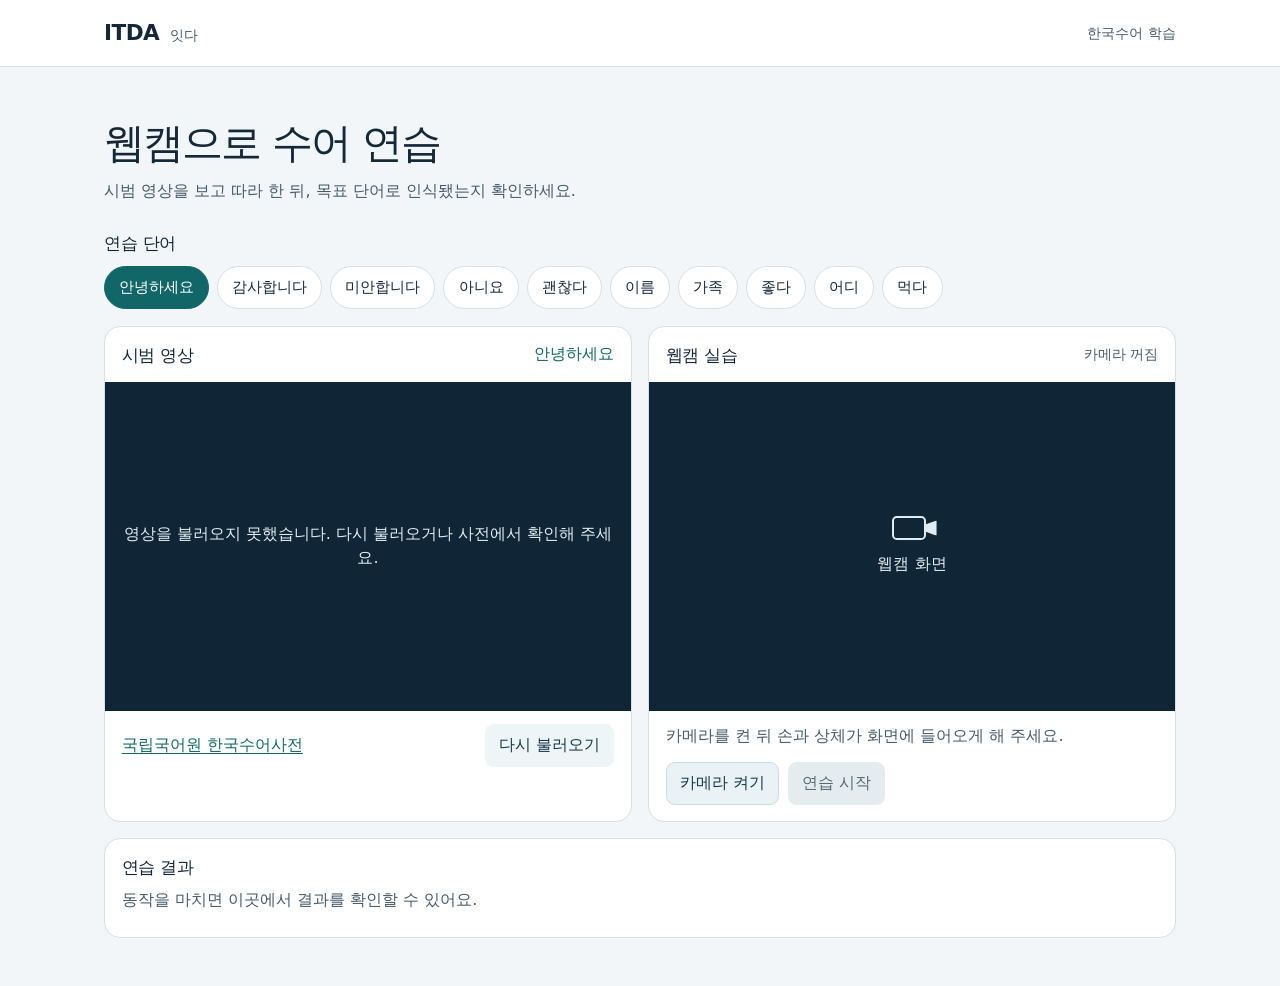
<file: web/index.html>
<!doctype html>
<html lang="ko">
<head>
  <meta charset="utf-8">
  <meta name="viewport" content="width=device-width, initial-scale=1">
  <meta http-equiv="refresh" content="0; url=./practice/">
  <title>ITDA 잇다 · 한국수어 연습</title>
</head>
<body>
  <main>
    <h1>ITDA 잇다 · 한국수어 연습</h1>
    <p><a href="./practice/">한국수어 연습 시작</a></p>
  </main>
</body>
</html>
</file>
<file: web/practice/practice.css>
:root {
  font-family: "Malgun Gothic", "Apple SD Gothic Neo", system-ui, sans-serif;
  color: #14283a;
  background: #f2f6f8;
  font-synthesis: none;
  color-scheme: light;
  --line: #d6e0e7;
  --muted: #475b6b;
  --accent: #116767;
  --surface: #fff;
  --media: #102536;
}

*, *::before, *::after { box-sizing: border-box; }
[hidden] { display: none !important; }
body { margin: 0; line-height: 1.55; }
button { font: inherit; }
button:not(:disabled) { cursor: pointer; }
button:disabled { cursor: default; }
a { color: var(--accent); text-underline-offset: .17em; }
:focus-visible { outline: 3px solid #157c89; outline-offset: 3px; }

.shell { width: min(100% - 2rem, 67rem); margin-inline: auto; }
.topbar { background: var(--surface); border-bottom: 1px solid var(--line); }
.topbar-inner { min-height: 4.15rem; display: flex; align-items: center; justify-content: space-between; gap: 1rem; }
.brand { color: #14283a; text-decoration: none; font-weight: 850; font-size: 1.35rem; letter-spacing: -.025em; }
.brand span, .topbar-label { color: var(--muted); font-size: .9rem; font-weight: 650; }
.brand span { margin-left: .25rem; }
main { padding-block: clamp(1.7rem, 4vw, 3.15rem) 3rem; }
h1, h2, p { margin: 0; }
h1 { font-size: clamp(1.7rem, 4.4vw, 2.55rem); line-height: 1.25; letter-spacing: -.05em; }
h2 { font-size: 1.05rem; letter-spacing: -.025em; }
.intro { margin-top: .65rem; color: var(--muted); }
.word-picker { margin-block: 1.65rem 1.1rem; }
.word-list { display: flex; flex-wrap: wrap; gap: .5rem; margin-top: .62rem; }
.word-list button {
  min-height: 2.65rem;
  padding: .45rem .88rem;
  background: var(--surface);
  border: 1px solid var(--line);
  border-radius: 100vmax;
  color: inherit;
  font-size: .95rem;
  font-weight: 650;
}
.word-list button:hover { border-color: #78999d; }
.word-list button[aria-pressed="true"] { color: #fff; border-color: var(--accent); background: var(--accent); }

.practice-grid { display: grid; grid-template-columns: repeat(2, minmax(0, 1fr)); gap: 1rem; }
.card { border: 1px solid var(--line); border-radius: 1rem; background: var(--surface); }
.card-header { display: flex; flex-wrap: wrap; align-items: center; justify-content: space-between; gap: .25rem 1rem; padding: .9rem 1.05rem; }
.selected-word { font-weight: 750; color: var(--accent); }
.camera-state { color: var(--muted); font-size: .875rem; }
.media { position: relative; display: grid; place-items: center; aspect-ratio: 16 / 10; overflow: hidden; text-align: center; background: var(--media); color: #e0ecf2; }
.media video { position: absolute; width: 100%; height: 100%; object-fit: contain; }
.demo-stage > p { padding: 1rem; }
.camera-stage video, #hand-overlay { transform: scaleX(-1); }
#hand-overlay { position: absolute; inset: 0; width: 100%; height: 100%; object-fit: contain; pointer-events: none; }
.hand-legend { display: flex; gap: .85rem; margin-bottom: .35rem; font-size: .9rem; }
.hand-legend span { display: inline-flex; align-items: center; gap: .38rem; }
.hand-legend span::before { content: ""; width: .65rem; height: .65rem; border: 1px solid #405769; border-radius: 50%; background: #ffc65a; }
.hand-legend span + span::before { background: #42e8c4; }
.camera-placeholder { display: grid; justify-items: center; gap: .75rem; padding: 1rem; }
.camera-icon { position: relative; display: inline-block; width: 2.1rem; height: 1.55rem; margin-right: .38rem; border: 2px solid currentColor; border-radius: .3rem; }
.camera-icon::after { position: absolute; top: 50%; left: 100%; transform: translateY(-50%); width: .8rem; height: .95rem; content: ""; background: currentColor; clip-path: polygon(0 30%, 100% 0, 100% 100%, 0 70%); }
.countdown { position: absolute; top: .65rem; right: .75rem; padding: .3rem .62rem; border-radius: .45rem; background: #102536; color: #fff; font-weight: 750; font-variant-numeric: tabular-nums; }
.demo-footer, .camera-footer { padding: .85rem 1.05rem 1rem; }
.demo-footer { display: flex; flex-wrap: wrap; align-items: center; justify-content: space-between; gap: .65rem; }
.camera-footer p { color: var(--muted); }
.actions { display: flex; flex-wrap: wrap; gap: .55rem; margin-top: .82rem; }
.button { min-height: 2.65rem; padding: .5rem .8rem; border: 1px solid transparent; border-radius: .55rem; font-weight: 720; }
.primary { background: var(--accent); color: #fff; }
.primary:not(:disabled):hover { background: #0b5353; }
.primary:disabled { background: #e5ecef; color: #586a76; }
.secondary { color: #193a49; background: #eaf2f6; border-color: #cbdce4; }
.secondary:not(:disabled):hover, .subtle:hover { background: #dfedf2; }
.secondary:disabled { color: #586a76; }
.subtle { background: #edf5f7; color: #193a49; }

.result-card { margin-top: 1rem; padding: .9rem 1.05rem 1.05rem; }
.result { margin-top: .55rem; min-height: 2rem; }
.result-mark { font: 800 2.6rem/1 system-ui, sans-serif; }
.result-mark[data-verdict="pass"] { color: #12603b; }
.result-mark[data-verdict="fail"] { color: #9a3039; }
.result-score { margin-top: .32rem; font-size: 1.1rem; font-weight: 750; }
#result-message { margin-top: .28rem; color: var(--muted); }

@media (max-width: 46rem) {
  .practice-grid { grid-template-columns: 1fr; }
  .shell { width: calc(100% - 1.4rem); }
}
</file>
